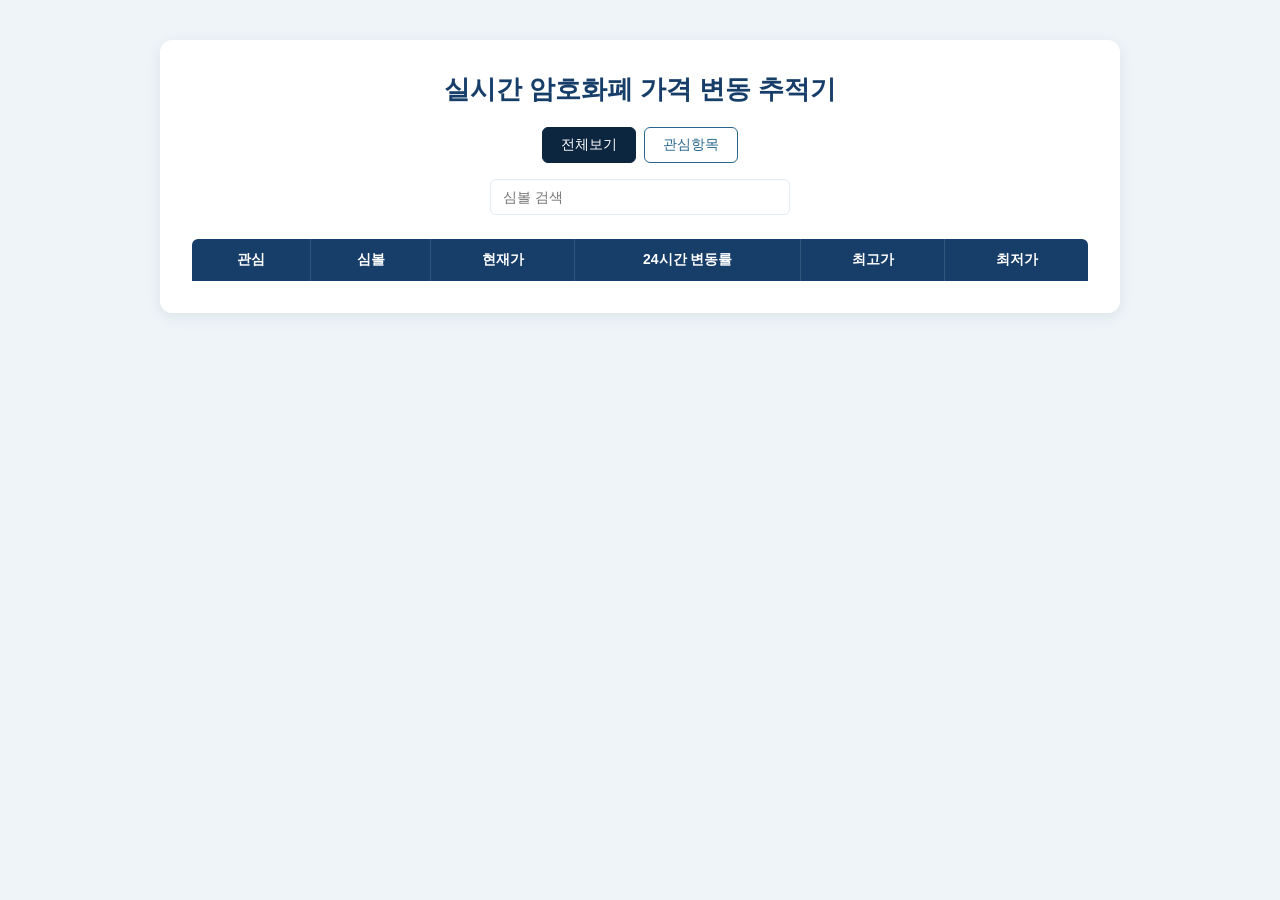
<file: JS/Day4/index.html>
<!DOCTYPE html>
<html lang="ko">
<head>
    <meta charset="UTF-8">
    <meta name="viewport" content="width=device-width, initial-scale=1.0">
    <title>암호화폐 가격 변동 추적기 | 김설아</title>
    <link rel="stylesheet" href="style.css">
    <script src="script.js" defer></script>
</head>
<body>
    <div class="container">
        <h1>실시간 암호화폐 가격 변동 추적기</h1>

        <div class="tabs">
            <button id="tab-all" class="tab active">전체보기</button>
            <button id="tab-fav" class="tab">관심항목</button>
        </div>

        <input type="text" id="search" placeholder="심볼 검색">

        <table>
            <thead>
                <tr>
                    <th>관심</th>
                    <th>심볼</th>
                    <th>현재가</th>
                    <th>24시간 변동률</th>
                    <th>최고가</th>
                    <th>최저가</th>
                </tr>
            </thead>
            <tbody id="coin-list"></tbody>
        </table>
    </div>
</body>
</html>
</file>
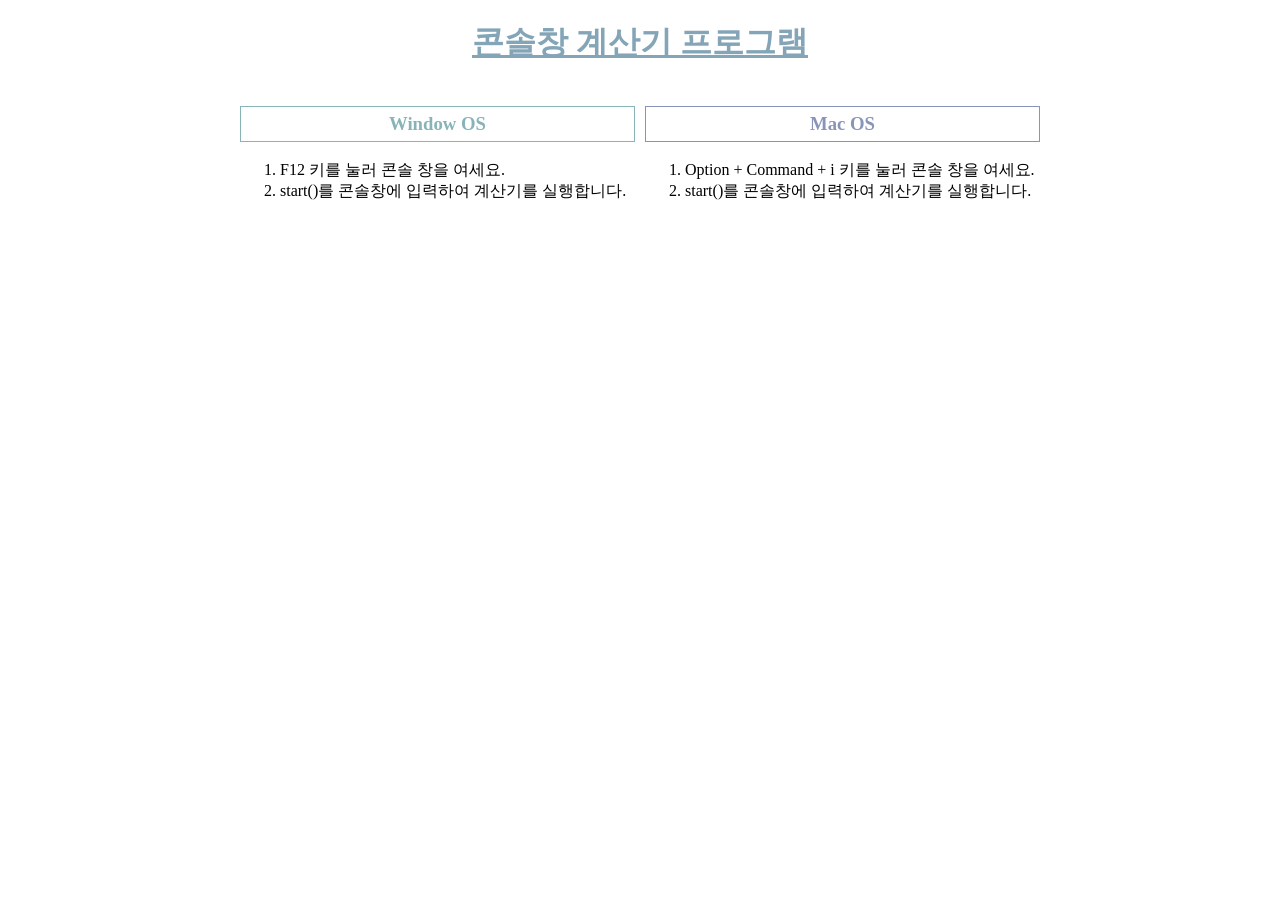
<file: JS/Day2/calculator.html>
<!DOCTYPE html>
<html lang="ko">

<head>
    <meta charset="UTF-8">
    <meta name="viewport" content="width=device-width, initial-scale=1.0">
    <title>콘솔창 계산기</title>
    <link rel="stylesheet" href="./style.css">
</head>

<body>
    <h1>콘솔창 계산기 프로그램</h1>
    <div class="container">
        <div class="os">
            <h3 id="window">Window OS</h3>
            <ol>
                <li>F12 키를 눌러 콘솔 창을 여세요.</li>
                <li>start()를 콘솔창에 입력하여 계산기를 실행합니다.</li>
            </ol>
        </div>
        <div class="os">
            <h3 id="mac">Mac OS</h3>
            <ol>
                <li>Option + Command + i 키를 눌러 콘솔 창을 여세요.</li>
                <li>start()를 콘솔창에 입력하여 계산기를 실행합니다.</li>
            </ol>
        </div>
    </div>
    <script src="calculator.js"></script>
</body>

</html>
</file>
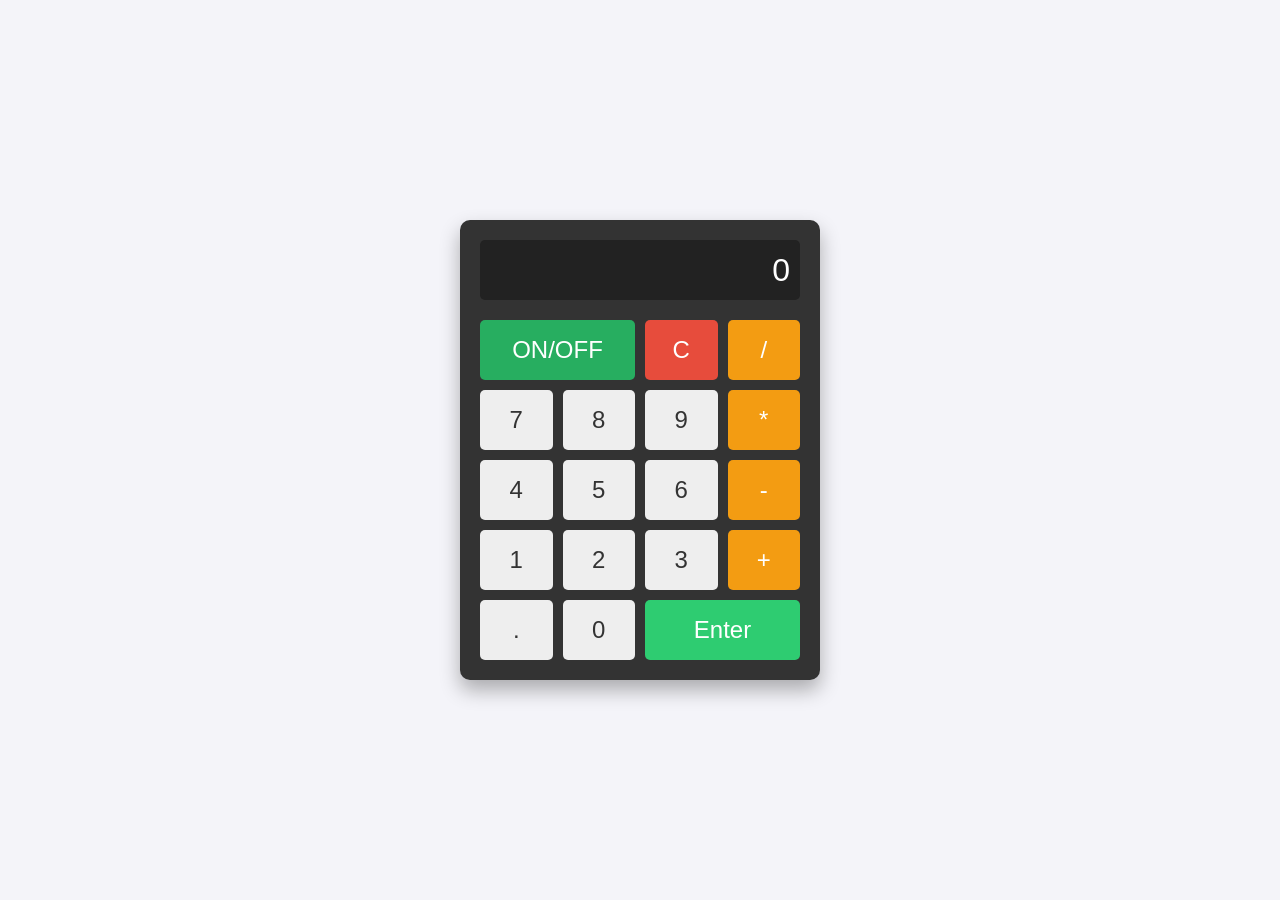
<file: JS/Day3/calculator.html>
<!DOCTYPE html>
<html lang="ko">
<head>
    <meta charset="UTF-8">
    <meta name="viewport" content="width=device-width, initial-scale=1.0">
    <title>JS 사칙연산 계산기 v2</title>
    <link rel="stylesheet" href="calculator_style.css">
</head>
<body>

<div class="calculator">
    <input type="text" id="display" readonly value="0">
    <div class="buttons">
        <button class="on-off" onclick="togglePower()">ON/OFF</button>
        <button class="clear" onclick="clearDisplay()">C</button>
        <button class="operator" onclick="appendOperator('/')">/</button>

        <button class="number" onclick="appendNumber('7')">7</button>
        <button class="number" onclick="appendNumber('8')">8</button>
        <button class="number" onclick="appendNumber('9')">9</button>
        <button class="operator" onclick="appendOperator('*')">*</button>

        <button class="number" onclick="appendNumber('4')">4</button>
        <button class="number" onclick="appendNumber('5')">5</button>
        <button class="number" onclick="appendNumber('6')">6</button>
        <button class="operator" onclick="appendOperator('-')">-</button>

        <button class="number" onclick="appendNumber('1')">1</button>
        <button class="number" onclick="appendNumber('2')">2</button>
        <button class="number" onclick="appendNumber('3')">3</button>
        <button class="operator" onclick="appendOperator('+')">+</button>

        <button class="number" onclick="appendNumber('.')">.</button>
        <button class="number" onclick="appendNumber('0')">0</button>
        <button class="enter" onclick="performCalculate()">Enter</button>
    </div>
</div>

<script src="calculator_v2.js"></script>
</body>
</html>
</file>
<file: JS/Day4/style.css>
:root {
    --navy-darkest: #163E69;
    --navy-dark: #0D2640;
    --navy: #28668C;
    --blue: #3086E3;
    --blue-light: #1D538C;

    --bg: #EEF4F8;
    --row-line: #E3ECF2;
    --row-hover: #F4F8FB;
    --up: #E34139;
}

* {
    box-sizing: border-box;
}

body {
    margin: 0;
    padding: 40px 16px;
    background: var(--bg);
    font-family: -apple-system, BlinkMacSystemFont, "Apple SD Gothic Neo", sans-serif;
    color: var(--navy-darkest);
}

.container {
    max-width: 960px;
    margin: 0 auto;
    padding: 32px;
    background: white;
    border-radius: 12px;
    box-shadow: 0 4px 16px rgba(18, 46, 64, 0.08);
}

h1 {
    margin: 0 0 20px;
    text-align: center;
    font-size: 26px;
    color: var(--navy-darkest);
}

.tabs {
    display: flex;
    justify-content: center;
    gap: 8px;
    margin-bottom: 16px;
}

.tab {
    padding: 8px 18px;
    border: 1px solid var(--navy);
    border-radius: 6px;
    background: white;
    color: var(--navy);
    font-size: 14px;
    cursor: pointer;
}

.tab:hover {
    background: var(--row-hover);
}

.tab.active {
    background: var(--navy-dark);
    border-color: var(--navy-dark);
    color: white;
}

#search {
    display: block;
    width: 100%;
    max-width: 300px;
    margin: 0 auto 24px;
    padding: 9px 12px;
    border: 1px solid var(--row-line);
    border-radius: 6px;
    font-size: 14px;
}

#search:focus {
    outline: none;
    border-color: var(--blue-light);
    box-shadow: 0 0 0 3px rgba(66, 165, 227, 0.2);
}

table {
    width: 100%;
    border-collapse: collapse;
    font-size: 14px;
}

th,
td {
    padding: 12px 20px;
    text-align: left;
    white-space: nowrap;
}

th {
    background: var(--navy-darkest);
    color: white;
    font-weight: 600;
}

th:first-child {
    border-top-left-radius: 6px;
}

th:last-child {
    border-top-right-radius: 6px;
}

td {
    border-bottom: 1px solid var(--row-line);
}

tbody tr:hover {
    background: var(--row-hover);
}

.symbol {
    font-weight: bold;
    color: var(--navy-dark);
}

.star {
    width: 60px;
    text-align: center;
    cursor: pointer;
    color: #B8C7D3;
    font-size: 18px;
    user-select: none;
}

th {
    text-align: center;
}

.percent {
    text-align: center;
}

td {
    font-variant-numeric: tabular-nums;
}

.star.active {
    color: var(--blue-light);
}

.up {
    color: var(--up);
    font-weight: bold;
}

.down {
    color: var(--blue);
    font-weight: bold;
}

td {
    border-right: 1px solid #EEF0F2;
}

td:last-child {
    border-right: none;
}

th {
    border-right: 1px solid rgba(255, 255, 255, 0.12);
}

th:last-child {
    border-right: none;
}
</file>
<file: JS/Day2/style.css>
h1 {
    color: #84A5B7;
    text-align: center;
    text-decoration-line: underline;
}

.container {
    display: grid;
    grid-template-columns: 1fr 1fr;
    gap: 10px;
    max-width: 800px;
    margin: 0 auto;
}

h3 {
    text-align: center;
}

#window {
    color: #88B4B8;
    border: 1px solid #88B4B8;
    padding: 6px;
}

#window:hover {
    color: #8988B8;
    text-decoration-line: underline;
}

#mac {
    color: #8895B8;
    border: 1px solid #8895B8;
    padding: 6px;
}

#mac:hover {
    color: #88B8AC;
    text-decoration-line: underline;
}
</file>
<file: JS/Day3/calculator_style.css>
body {
            display: flex;
            justify-content: center;
            align-items: center;
            height: 100vh;
            background-color: #f4f4f9;
            margin: 0;
            font-family: 'Arial', sans-serif;
}

.calculator {
    background-color: #333;
    padding: 20px;
    border-radius: 10px;
    box-shadow: 0px 10px 20px rgba(0, 0, 0, 0.3);
    width: 320px;
}

#display {
    width: 100%;
    height: 60px;
    background-color: #222;
    color: #fff;
    text-align: right;
    padding: 10px;
    font-size: 2rem;
    border: none;
    border-radius: 5px;
    margin-bottom: 20px;
    box-sizing: border-box;
}

.buttons {
    display: grid;
    grid-template-columns: repeat(4, 1fr);
    gap: 10px;
}

button {
    height: 60px;
    font-size: 1.5rem;
    border: none;
    border-radius: 5px;
    cursor: pointer;
    transition: background-color 0.2s, transform 0.1s;
}

button:active {
    transform: scale(0.95);
}

.number {
    background-color: #eee;
    color: #333;
}

.number:hover {
    background-color: #ddd;
}

.operator {
    background-color: #f39c12;
    color: white;
}

.operator:hover {
    background-color: #e67e22;
}

.enter {
    background-color: #2ecc71;
    color: white;
    grid-column: span 2;
}

.enter:hover {
    background-color: #27ae60;
}

.clear {
    background-color: #e74c3c;
    color: white;
}

.clear:hover {
    background-color: #c0392b;
}

.on-off {
    background-color: #7f8c8d;
    color: white;
    grid-column: span 2;
}

.on-off.on {
    background-color: #27ae60;
}

.on-off:hover {
    background-color: #95a5a6;
}
</file>
